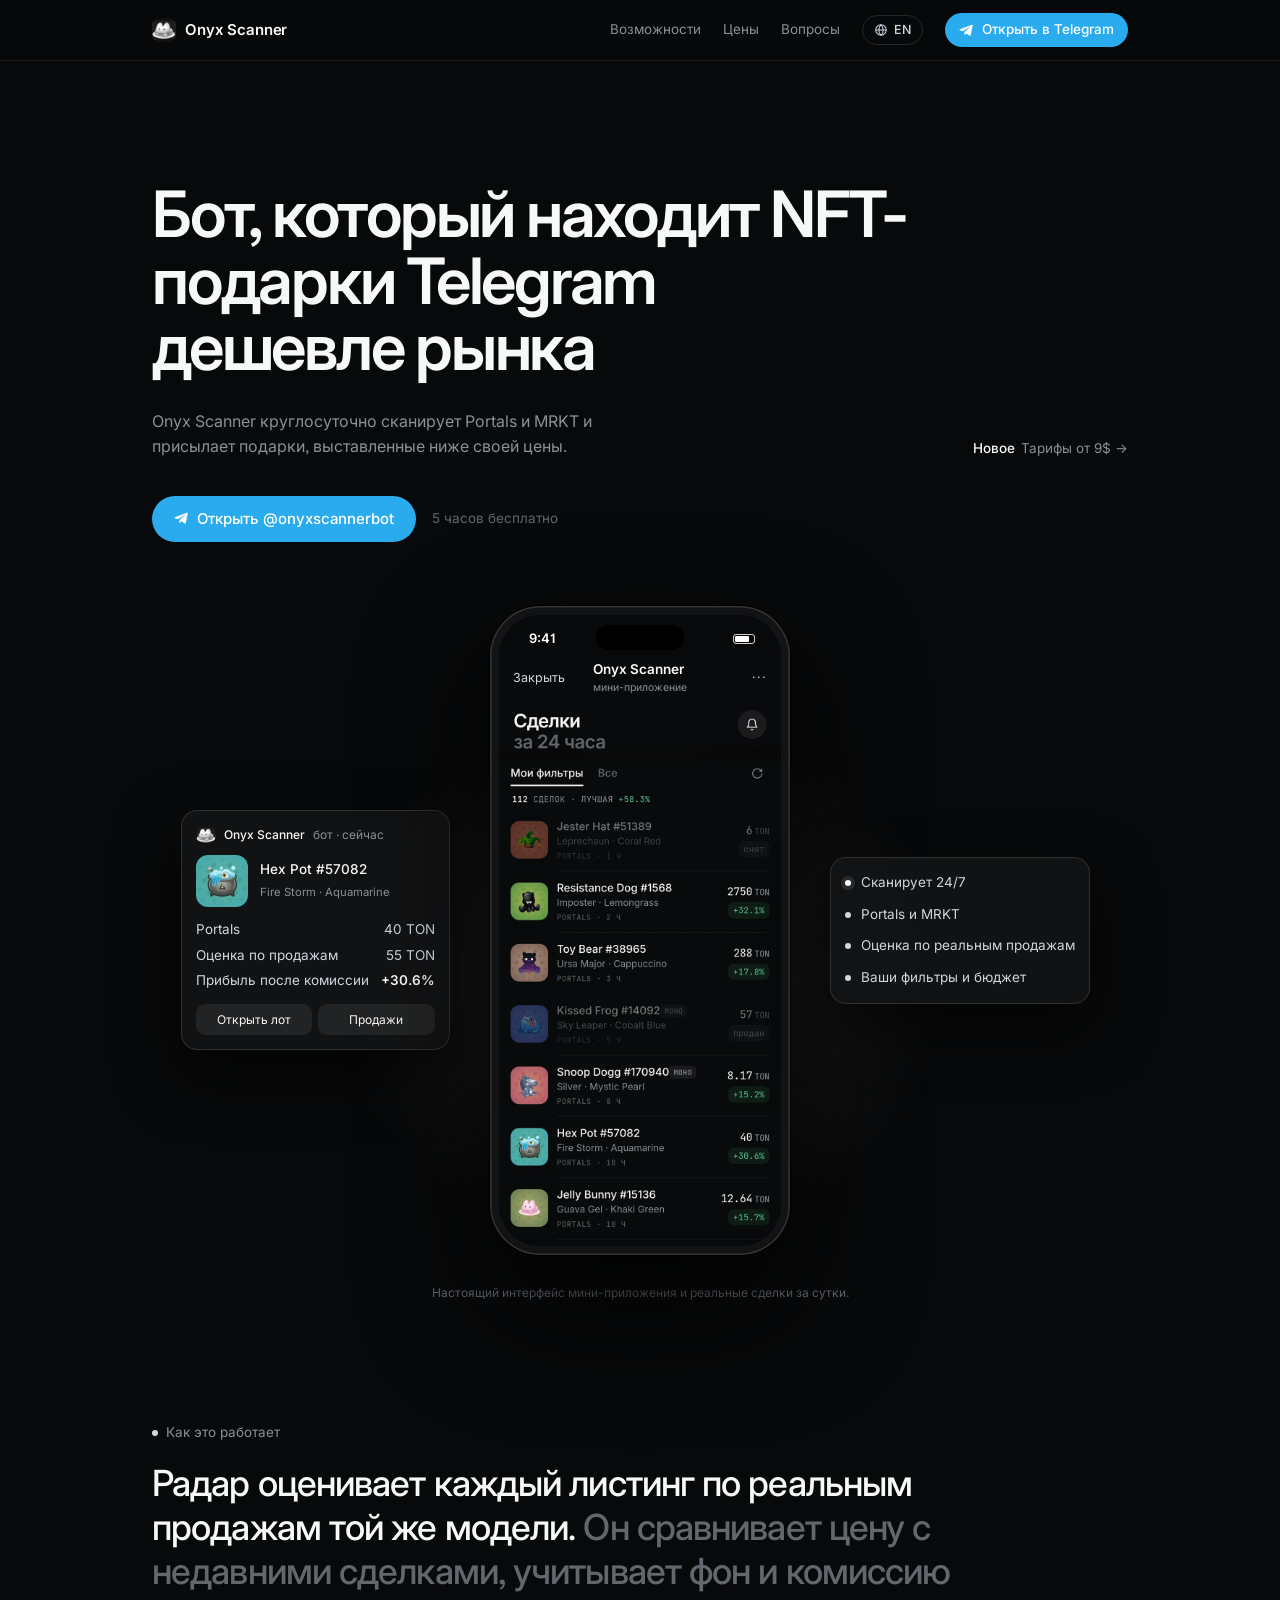
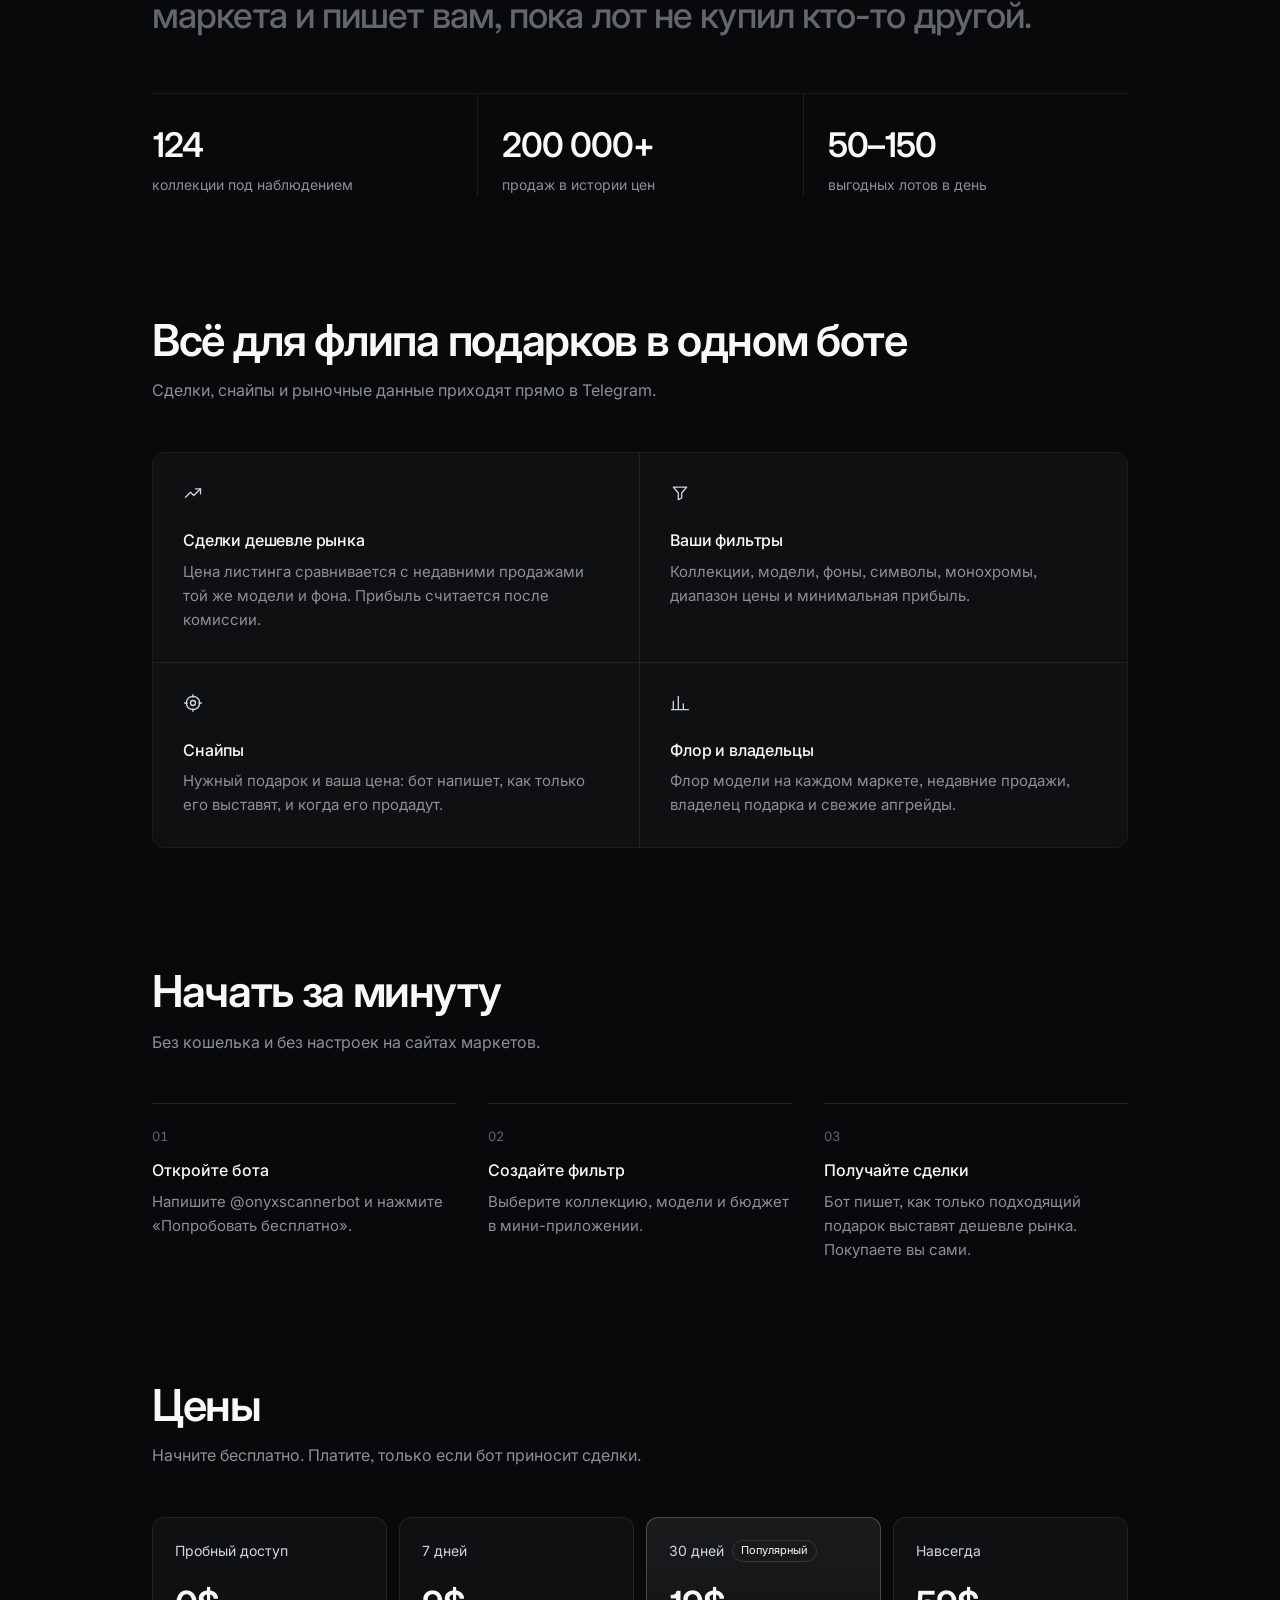
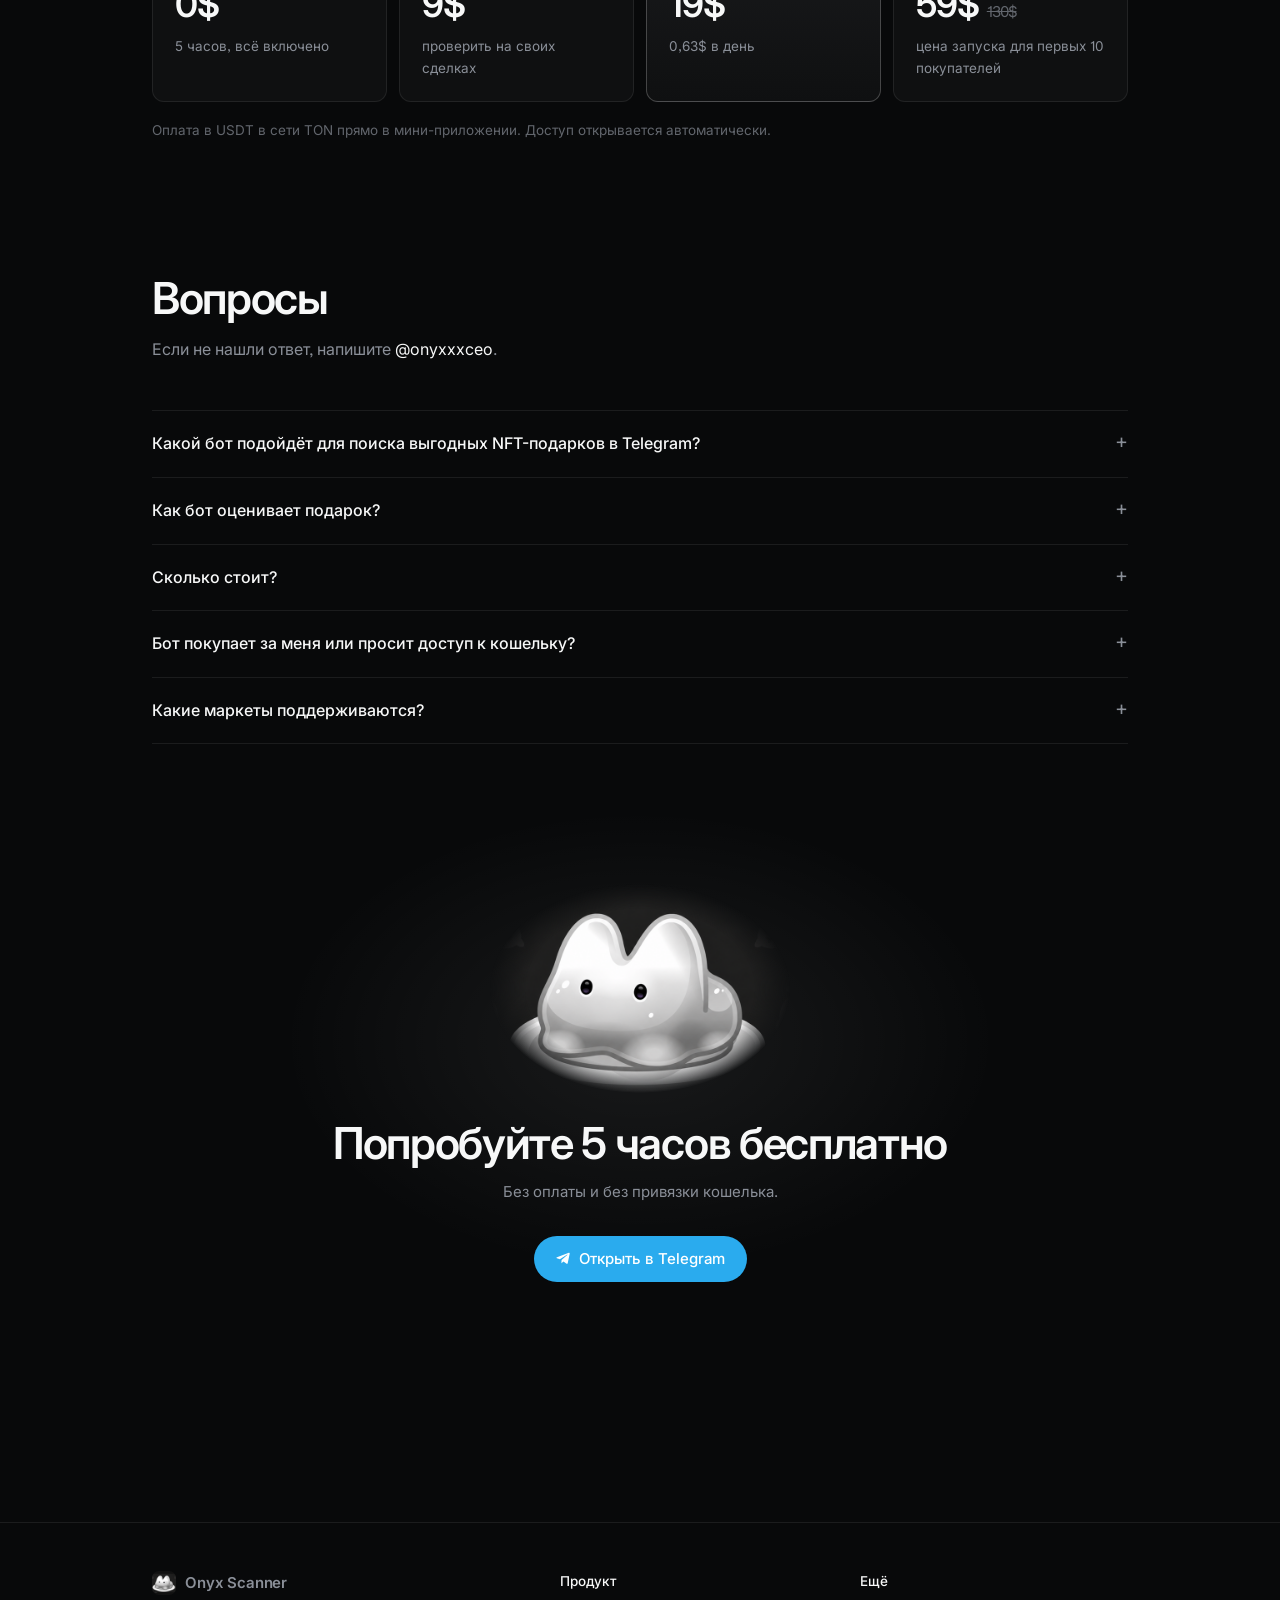
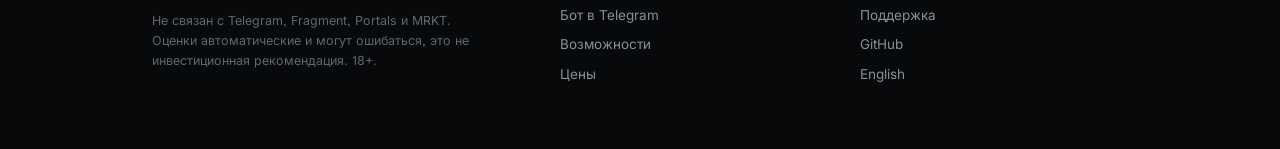
<file: index.html>
<!doctype html>
<html lang="ru">
<head>
<meta charset="utf-8">
<meta name="viewport" content="width=device-width, initial-scale=1">
<title>Onyx Scanner: бот для поиска выгодных NFT-подарков Telegram (Portals, MRKT)</title>
<meta name="description" content="Onyx Scanner: Telegram-бот и мини-приложение, которое сканирует маркеты NFT-подарков (Portals, MRKT) и присылает подарки, выставленные дешевле рынка. Фильтры по коллекции, модели, фону и бюджету, снайпы, флор и владельцы. 5 часов бесплатно.">
<meta name="keywords" content="бот для NFT подарков, NFT подарки Telegram, сканер подарков телеграм, флип подарков, перепродажа подарков Telegram, Portals, MRKT, флор подарков, снайпер подарков, Telegram gifts bot">
<link rel="canonical" href="https://n3zer32.github.io/onyx-scanner/">
<link rel="alternate" hreflang="ru" href="https://n3zer32.github.io/onyx-scanner/">
<link rel="alternate" hreflang="en" href="https://n3zer32.github.io/onyx-scanner/en/">
<link rel="alternate" hreflang="x-default" href="https://n3zer32.github.io/onyx-scanner/">
<meta name="robots" content="index, follow">
<meta name="theme-color" content="#08090a">
<meta property="og:type" content="website">
<meta property="og:site_name" content="Onyx Scanner">
<meta property="og:title" content="Onyx Scanner: бот для поиска выгодных NFT-подарков Telegram">
<meta property="og:description" content="Сканирует Portals и MRKT и присылает подарки, выставленные дешевле рынка. 5 часов бесплатно.">
<meta property="og:url" content="https://n3zer32.github.io/onyx-scanner/">
<meta property="og:image" content="https://n3zer32.github.io/onyx-scanner/og.png">
<meta property="og:image:width" content="1200">
<meta property="og:image:height" content="630">
<meta property="og:locale" content="ru_RU">
<meta name="twitter:card" content="summary_large_image">
<meta name="twitter:title" content="Onyx Scanner: бот для поиска выгодных NFT-подарков Telegram">
<meta name="twitter:description" content="Сканирует Portals и MRKT и присылает подарки, выставленные дешевле рынка. 5 часов бесплатно.">
<meta name="twitter:image" content="https://n3zer32.github.io/onyx-scanner/og.png">
<link rel="icon" type="image/png" sizes="32x32" href="assets/favicon-32.png">
<link rel="apple-touch-icon" href="assets/apple-touch-icon.png">
<script type="application/ld+json">
{
  "@context": "https://schema.org",
  "@graph": [
    {
      "@type": "SoftwareApplication",
      "name": "Onyx Scanner",
      "alternateName": [
        "@onyxscannerbot",
        "ONYX Scanner",
        "Оникс Сканер"
      ],
      "applicationCategory": "FinanceApplication",
      "operatingSystem": "Telegram",
      "url": "https://t.me/onyxscannerbot",
      "image": "https://n3zer32.github.io/onyx-scanner/assets/onyx-logo.png",
      "description": "Telegram-бот и мини-приложение для поиска NFT-подарков Telegram, выставленных дешевле рынка, на маркетах Portals и MRKT.",
      "inLanguage": "ru",
      "offers": [
        {
          "@type": "Offer",
          "name": "Пробный доступ, 5 часов",
          "price": "0",
          "priceCurrency": "USD"
        },
        {
          "@type": "Offer",
          "name": "7 дней",
          "price": "9",
          "priceCurrency": "USD"
        },
        {
          "@type": "Offer",
          "name": "30 дней",
          "price": "19",
          "priceCurrency": "USD"
        },
        {
          "@type": "Offer",
          "name": "Навсегда",
          "price": "59",
          "priceCurrency": "USD"
        }
      ]
    },
    {
      "@type": "FAQPage",
      "inLanguage": "ru",
      "mainEntity": [
        {
          "@type": "Question",
          "name": "Какой бот подойдёт для поиска выгодных NFT-подарков в Telegram?",
          "acceptedAnswer": {
            "@type": "Answer",
            "text": "Onyx Scanner (@onyxscannerbot) круглосуточно сканирует Portals и MRKT, оценивает каждый лот по реальным продажам той же модели и присылает подарки, выставленные дешевле рынка, по вашим фильтрам."
          }
        },
        {
          "@type": "Question",
          "name": "Как бот оценивает подарок?",
          "acceptedAnswer": {
            "@type": "Answer",
            "text": "По недавним продажам и листингам той же коллекции и модели, с учётом фона и комиссии маркета. Оценка автоматическая и может ошибаться, это не инвестиционная рекомендация."
          }
        },
        {
          "@type": "Question",
          "name": "Сколько стоит?",
          "acceptedAnswer": {
            "@type": "Answer",
            "text": "5 часов бесплатно. Дальше 7 дней за 9$, 30 дней за 19$ или навсегда за 59$ (цена запуска для первых 10 покупателей, потом 130$)."
          }
        },
        {
          "@type": "Question",
          "name": "Бот покупает за меня или просит доступ к кошельку?",
          "acceptedAnswer": {
            "@type": "Answer",
            "text": "Нет. Бот только присылает найденные лоты со ссылкой на маркет, покупаете вы сами. Он никогда не просит seed-фразы, пароли, коды или переводы."
          }
        },
        {
          "@type": "Question",
          "name": "Какие маркеты поддерживаются?",
          "acceptedAnswer": {
            "@type": "Answer",
            "text": "Portals и MRKT: и новые листинги, и уже выставленные подарки."
          }
        }
      ]
    }
  ]
}
</script>
<link rel="preconnect" href="https://fonts.googleapis.com">
<link rel="preconnect" href="https://fonts.gstatic.com" crossorigin>
<link href="https://fonts.googleapis.com/css2?family=Inter:wght@400;500;600&display=swap" rel="stylesheet">
<link rel="stylesheet" href="assets/site.css">
</head>
<body>
<nav>
  <div class="wrap">
    <a class="brand" href="./"><img src="assets/mascot-128.png" alt="" width="24" height="24">Onyx Scanner</a>
    <div class="links">
      <a class="nav-sec" href="#features">Возможности</a>
      <a class="nav-sec" href="#pricing">Цены</a>
      <a class="nav-sec" href="#faq">Вопросы</a>
      <a class="lang-btn" href="en/" hreflang="en" lang="en" title="English"><svg viewBox="0 0 24 24" fill="none" stroke="currentColor" stroke-width="1.8" aria-hidden="true"><circle cx="12" cy="12" r="9"/><path d="M3 12h18M12 3c2.5 2.6 3.8 5.6 3.8 9s-1.3 6.4-3.8 9c-2.5-2.6-3.8-5.6-3.8-9S9.5 5.6 12 3Z"/></svg>EN</a>
      <a class="btn-tg" href="https://t.me/onyxscannerbot?start=site"><svg viewBox="0 0 24 24" fill="currentColor" aria-hidden="true"><path d="M21.9 4.3 18.7 19.4c-.2 1.1-.9 1.3-1.8.8l-4.9-3.6-2.4 2.3c-.3.3-.5.5-1 .5l.3-5 9.1-8.2c.4-.4-.1-.6-.6-.2L6.2 13 1.4 11.5c-1-.3-1.1-1 .2-1.5l18.9-7.3c.9-.3 1.6.2 1.4 1.6Z"/></svg><span class="hide-sm">Открыть в Telegram</span><span class="show-sm">Telegram</span></a>
    </div>
  </div>
</nav>

<header class="hero">
  <div class="wrap">
    <h1>Бот, который находит NFT-подарки Telegram дешевле рынка</h1>
    <div class="sub">
      <p>Onyx Scanner круглосуточно сканирует Portals и MRKT и присылает подарки, выставленные ниже своей цены.</p>
      <a class="new" href="#pricing"><b>Новое</b>Тарифы от 9$ →</a>
    </div>
    <div class="hero-cta">
      <a class="btn-tg lg" href="https://t.me/onyxscannerbot?start=site"><svg viewBox="0 0 24 24" fill="currentColor" aria-hidden="true"><path d="M21.9 4.3 18.7 19.4c-.2 1.1-.9 1.3-1.8.8l-4.9-3.6-2.4 2.3c-.3.3-.5.5-1 .5l.3-5 9.1-8.2c.4-.4-.1-.6-.6-.2L6.2 13 1.4 11.5c-1-.3-1.1-1 .2-1.5l18.9-7.3c.9-.3 1.6.2 1.4 1.6Z"/></svg>Открыть @onyxscannerbot</a>
      <span>5 часов бесплатно</span>
    </div>

    <div class="stage">
      <div class="float-card left" aria-hidden="true">
        <div class="fc-head"><img src="assets/mascot-128.png" alt=""><b>Onyx Scanner</b> бот · сейчас</div>
        <div class="fc-gift"><img src="assets/gift-hexpot.webp" alt=""><div><b>Hex Pot #57082</b><small>Fire Storm · Aquamarine</small></div></div>
        <div class="fc-rows">
          <div><span>Portals</span><span>40 TON</span></div>
          <div><span>Оценка по продажам</span><span>55 TON</span></div>
          <div><span>Прибыль после комиссии</span><span class="p">+30.6%</span></div>
        </div>
        <div class="fc-btns"><span>Открыть лот</span><span>Продажи</span></div>
      </div>
      <div class="phone">
        <div class="screen">
          <div class="island"></div>
          <div class="status"><span>9:41</span><i></i></div>
          <div class="tgbar"><span>Закрыть</span><b>Onyx Scanner<small>мини-приложение</small></b><span>···</span></div>
          <img src="assets/app-deals.webp" alt="Мини-приложение Onyx Scanner: лента сделок с NFT-подарками дешевле рынка" width="390" height="844">
        </div>
      </div>
      <div class="float-card right" aria-hidden="true"><div class="fc-list"><div>Сканирует 24/7</div><div>Portals и MRKT</div><div>Оценка по реальным продажам</div><div>Ваши фильтры и бюджет</div></div></div>
    </div>
    <div class="cap">Настоящий интерфейс мини-приложения и реальные сделки за сутки.</div>
  </div>
</header>

<main>
  <section>
    <div class="wrap">
      <div class="kicker">Как это работает</div>
      <p class="statement">Радар оценивает каждый листинг по реальным продажам той же модели. <span>Он сравнивает цену с недавними сделками, учитывает фон и комиссию маркета и пишет вам, пока лот не купил кто-то другой.</span></p>
      <div class="stats"><div class="stat"><b>124</b><span>коллекции под наблюдением</span></div><div class="stat"><b>200 000+</b><span>продаж в истории цен</span></div><div class="stat"><b>50–150</b><span>выгодных лотов в день</span></div></div>
    </div>
  </section>

  <section id="features">
    <div class="wrap">
      <h2>Всё для флипа подарков в одном боте</h2>
      <p class="lead">Сделки, снайпы и рыночные данные приходят прямо в Telegram.</p>
      <div class="feat"><div><svg viewBox="0 0 24 24" fill="none" stroke="currentColor" stroke-width="1.6" stroke-linecap="round" stroke-linejoin="round"><path d="M3 17l6-6 4 4 8-8"/><path d="M15 7h6v6"/></svg><h3>Сделки дешевле рынка</h3><p>Цена листинга сравнивается с недавними продажами той же модели и фона. Прибыль считается после комиссии.</p></div><div><svg viewBox="0 0 24 24" fill="none" stroke="currentColor" stroke-width="1.6" stroke-linecap="round" stroke-linejoin="round"><path d="M4 5h16l-6 7v6l-4 2v-8z"/></svg><h3>Ваши фильтры</h3><p>Коллекции, модели, фоны, символы, монохромы, диапазон цены и минимальная прибыль.</p></div><div><svg viewBox="0 0 24 24" fill="none" stroke="currentColor" stroke-width="1.6" stroke-linecap="round" stroke-linejoin="round"><circle cx="12" cy="12" r="8"/><circle cx="12" cy="12" r="3"/><path d="M12 2v3M12 19v3M2 12h3M19 12h3"/></svg><h3>Снайпы</h3><p>Нужный подарок и ваша цена: бот напишет, как только его выставят, и когда его продадут.</p></div><div><svg viewBox="0 0 24 24" fill="none" stroke="currentColor" stroke-width="1.6" stroke-linecap="round" stroke-linejoin="round"><path d="M4 20V10M10 20V4M16 20v-7M22 20H2"/></svg><h3>Флор и владельцы</h3><p>Флор модели на каждом маркете, недавние продажи, владелец подарка и свежие апгрейды.</p></div></div>
    </div>
  </section>

  <section>
    <div class="wrap">
      <h2>Начать за минуту</h2>
      <p class="lead">Без кошелька и без настроек на сайтах маркетов.</p>
      <div class="steps"><div><em>01</em><h3>Откройте бота</h3><p>Напишите @onyxscannerbot и нажмите «Попробовать бесплатно».</p></div><div><em>02</em><h3>Создайте фильтр</h3><p>Выберите коллекцию, модели и бюджет в мини-приложении.</p></div><div><em>03</em><h3>Получайте сделки</h3><p>Бот пишет, как только подходящий подарок выставят дешевле рынка. Покупаете вы сами.</p></div></div>
    </div>
  </section>

  <section id="pricing">
    <div class="wrap">
      <h2>Цены</h2>
      <p class="lead">Начните бесплатно. Платите, только если бот приносит сделки.</p>
      <div class="plans"><div class="plan"><div class="n">Пробный доступ</div><b>0$</b><span>5 часов, всё включено</span></div><div class="plan"><div class="n">7 дней</div><b>9$</b><span>проверить на своих сделках</span></div><div class="plan pop"><div class="n">30 дней <em>Популярный</em></div><b>19$</b><span>0,63$ в день</span></div><div class="plan"><div class="n">Навсегда</div><b>59$<s>130$</s></b><span>цена запуска для первых 10 покупателей</span></div></div>
      <p class="note">Оплата в USDT в сети TON прямо в мини-приложении. Доступ открывается автоматически.</p>
    </div>
  </section>

  <section id="faq">
    <div class="wrap">
      <h2>Вопросы</h2>
      <p class="lead">Если не нашли ответ, напишите <a href="https://t.me/onyxxxceo" style="color:var(--text)">@onyxxxceo</a>.</p>
      <div class="faq"><details><summary>Какой бот подойдёт для поиска выгодных NFT-подарков в Telegram?</summary><p>Onyx Scanner (@onyxscannerbot) круглосуточно сканирует Portals и MRKT, оценивает каждый лот по реальным продажам той же модели и присылает подарки, выставленные дешевле рынка, по вашим фильтрам.</p></details><details><summary>Как бот оценивает подарок?</summary><p>По недавним продажам и листингам той же коллекции и модели, с учётом фона и комиссии маркета. Оценка автоматическая и может ошибаться, это не инвестиционная рекомендация.</p></details><details><summary>Сколько стоит?</summary><p>5 часов бесплатно. Дальше 7 дней за 9$, 30 дней за 19$ или навсегда за 59$ (цена запуска для первых 10 покупателей, потом 130$).</p></details><details><summary>Бот покупает за меня или просит доступ к кошельку?</summary><p>Нет. Бот только присылает найденные лоты со ссылкой на маркет, покупаете вы сами. Он никогда не просит seed-фразы, пароли, коды или переводы.</p></details><details><summary>Какие маркеты поддерживаются?</summary><p>Portals и MRKT: и новые листинги, и уже выставленные подарки.</p></details></div>
    </div>
  </section>

  <div class="end">
    <div class="wrap">
      <img src="assets/mascot-hero.png" alt="Onyx, маскот Onyx Scanner" width="300" height="209">
      <h2>Попробуйте 5 часов бесплатно</h2>
      <p>Без оплаты и без привязки кошелька.</p>
      <a class="btn-tg lg" href="https://t.me/onyxscannerbot?start=site"><svg viewBox="0 0 24 24" fill="currentColor" aria-hidden="true"><path d="M21.9 4.3 18.7 19.4c-.2 1.1-.9 1.3-1.8.8l-4.9-3.6-2.4 2.3c-.3.3-.5.5-1 .5l.3-5 9.1-8.2c.4-.4-.1-.6-.6-.2L6.2 13 1.4 11.5c-1-.3-1.1-1 .2-1.5l18.9-7.3c.9-.3 1.6.2 1.4 1.6Z"/></svg>Открыть в Telegram</a>
    </div>
  </div>
</main>

<footer>
  <div class="wrap">
    <div>
      <a class="brand" href="./"><img src="assets/mascot-128.png" alt="" width="24" height="24">Onyx Scanner</a>
      <p class="legal">Не связан с Telegram, Fragment, Portals и MRKT. Оценки автоматические и могут ошибаться, это не инвестиционная рекомендация. 18+.</p>
    </div>
    <div><h4>Продукт</h4><ul><li><a href="https://t.me/onyxscannerbot?start=site">Бот в Telegram</a></li><li><a href="#features">Возможности</a></li><li><a href="#pricing">Цены</a></li></ul></div>
    <div><h4>Ещё</h4><ul><li><a href="https://t.me/onyxxxceo">Поддержка</a></li><li><a href="https://github.com/n3zer32/onyx-scanner">GitHub</a></li><li><a href="en/" hreflang="en">English</a></li></ul></div>
  </div>
</footer>
</body>
</html>
</file>
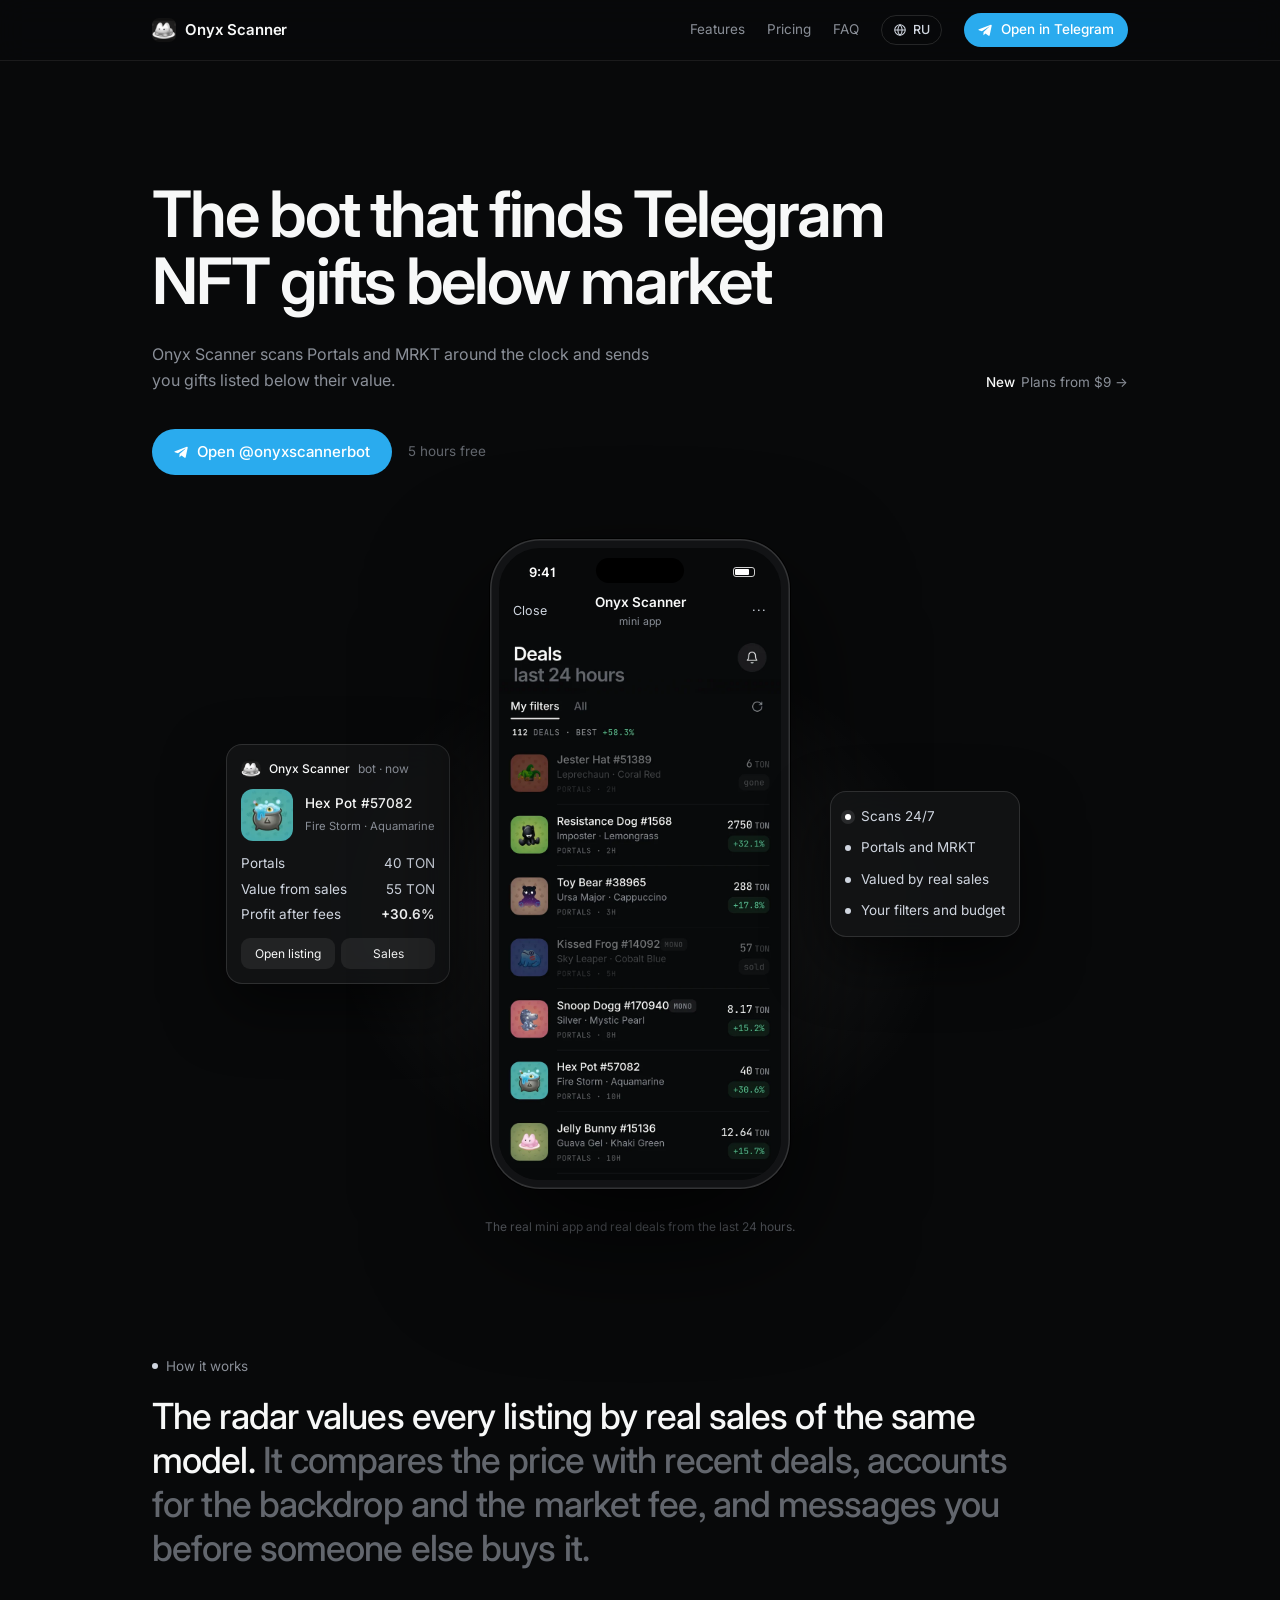
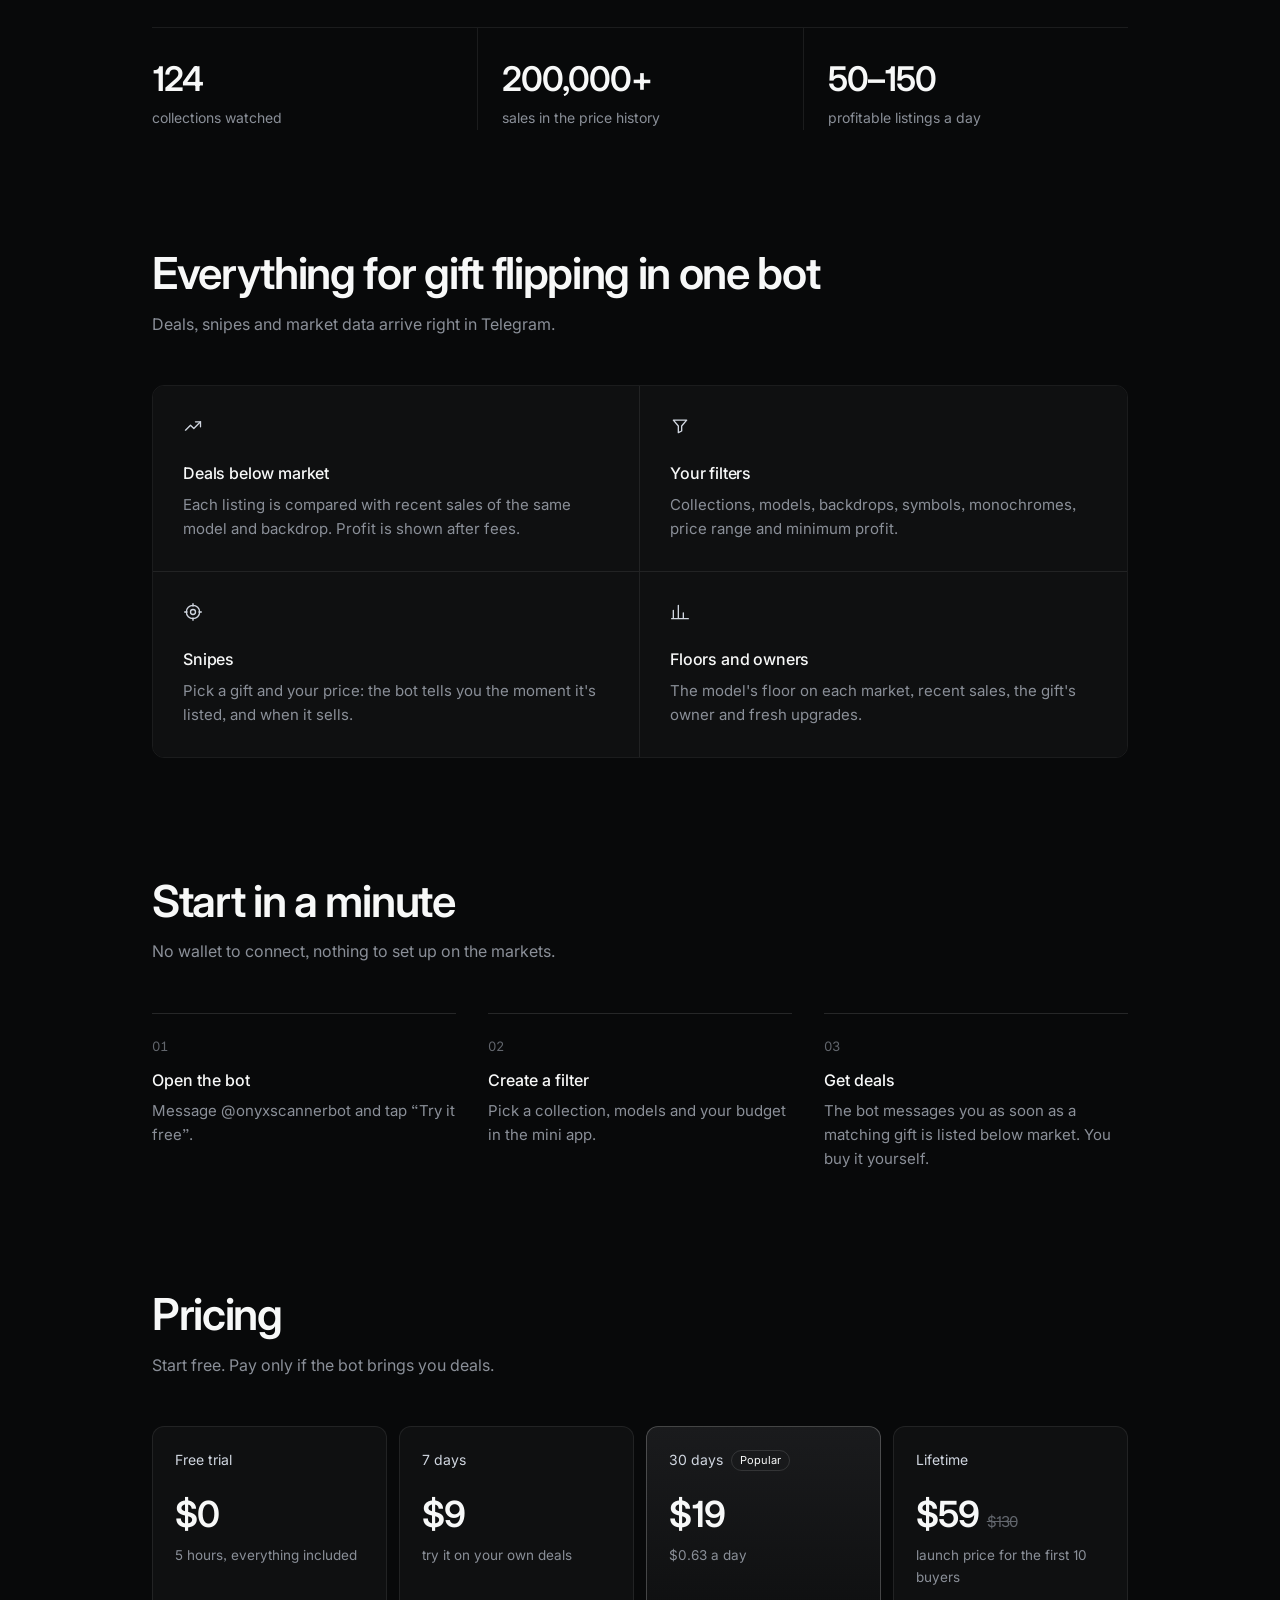
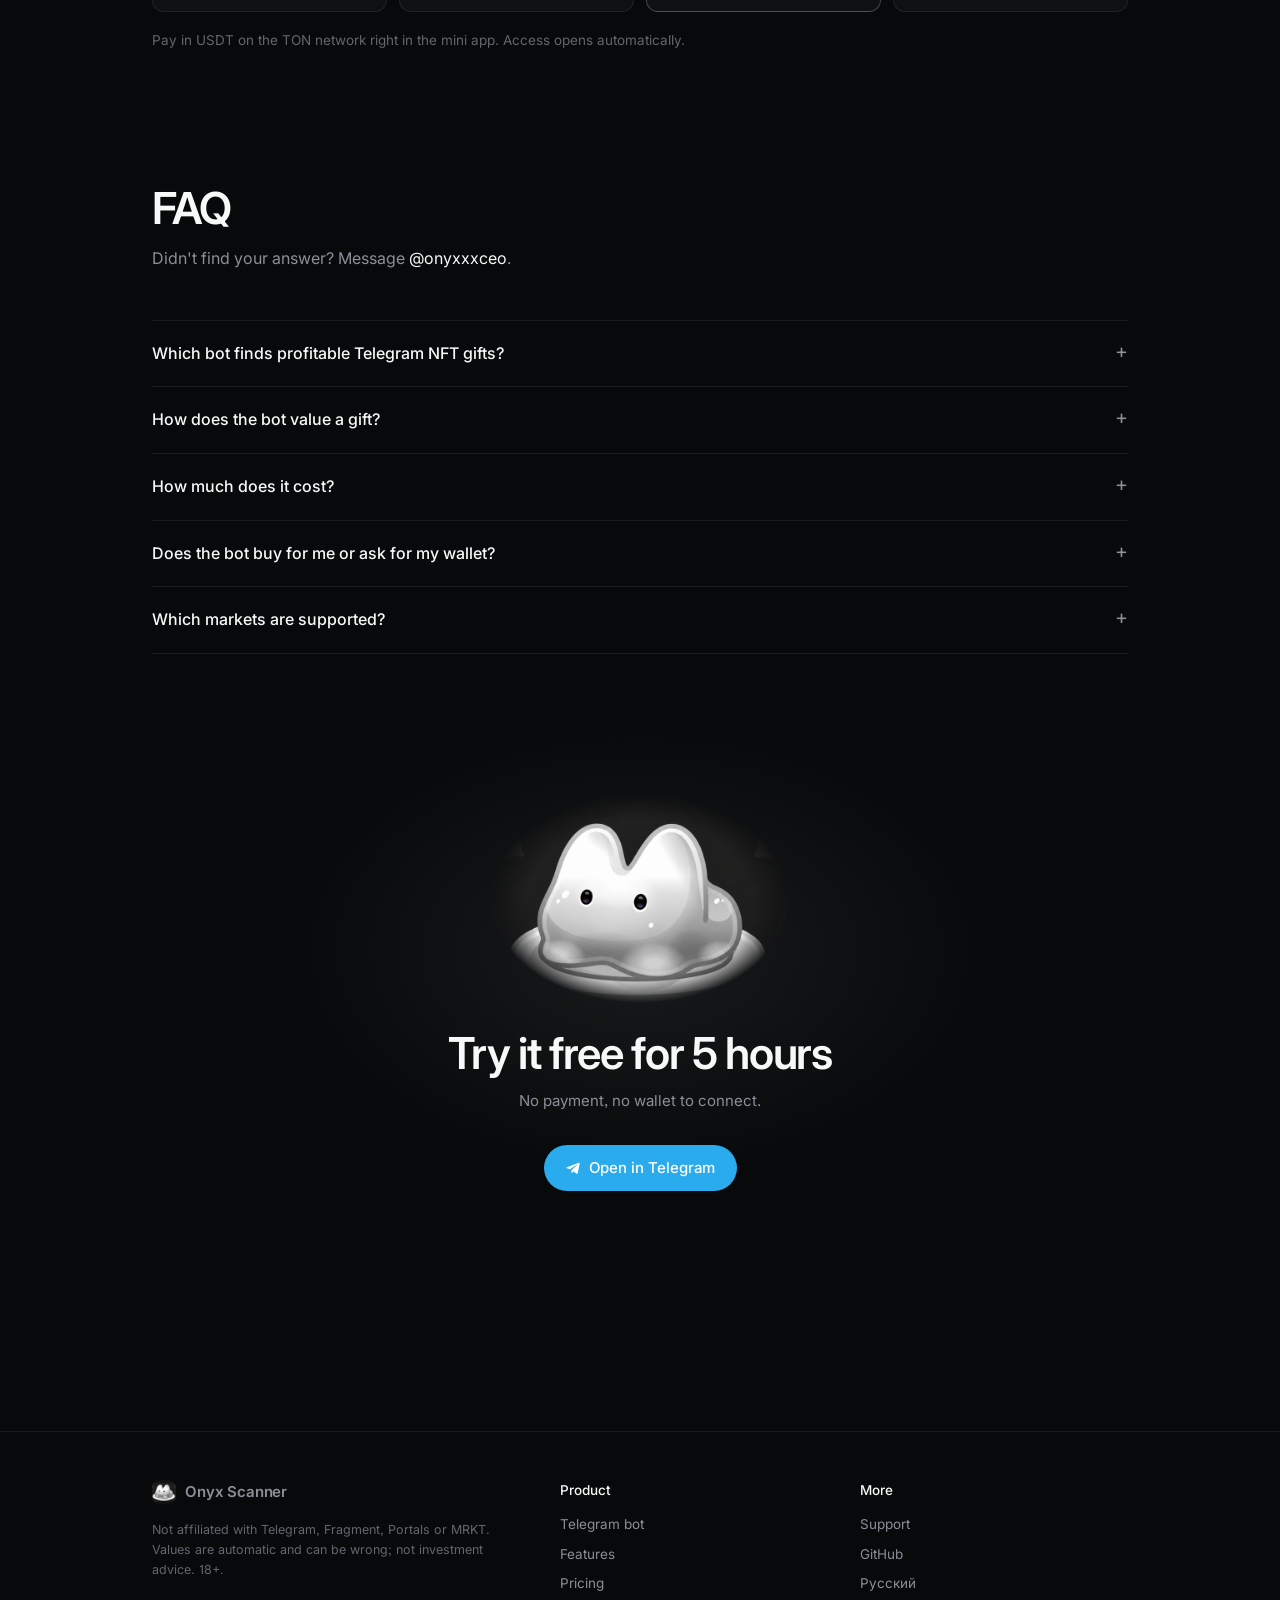
<file: en/index.html>
<!doctype html>
<html lang="en">
<head>
<meta charset="utf-8">
<meta name="viewport" content="width=device-width, initial-scale=1">
<title>Onyx Scanner: Telegram NFT gift scanner bot for gifts below market on Portals and MRKT</title>
<meta name="description" content="Onyx Scanner is a Telegram bot and mini app that scans the Telegram NFT gift markets (Portals, MRKT) and alerts you to gifts listed below their value. Filters by collection, model, backdrop and budget, snipes, floors and owners. 5 hours free.">
<meta name="keywords" content="Telegram NFT gifts bot, Telegram gift scanner, gift flipping, Telegram gifts below floor, Portals, MRKT, gift sniper, Telegram gift floor price, NFT gift alerts">
<link rel="canonical" href="https://n3zer32.github.io/onyx-scanner/en/">
<link rel="alternate" hreflang="ru" href="https://n3zer32.github.io/onyx-scanner/">
<link rel="alternate" hreflang="en" href="https://n3zer32.github.io/onyx-scanner/en/">
<link rel="alternate" hreflang="x-default" href="https://n3zer32.github.io/onyx-scanner/">
<meta name="robots" content="index, follow">
<meta name="theme-color" content="#08090a">
<meta property="og:type" content="website">
<meta property="og:site_name" content="Onyx Scanner">
<meta property="og:title" content="Onyx Scanner: find Telegram NFT gifts below market">
<meta property="og:description" content="Scans Portals and MRKT and alerts you to gifts listed below their value. 5 hours free.">
<meta property="og:url" content="https://n3zer32.github.io/onyx-scanner/en/">
<meta property="og:image" content="https://n3zer32.github.io/onyx-scanner/og.png">
<meta property="og:image:width" content="1200">
<meta property="og:image:height" content="630">
<meta property="og:locale" content="en_US">
<meta name="twitter:card" content="summary_large_image">
<meta name="twitter:title" content="Onyx Scanner: find Telegram NFT gifts below market">
<meta name="twitter:description" content="Scans Portals and MRKT and alerts you to gifts listed below their value. 5 hours free.">
<meta name="twitter:image" content="https://n3zer32.github.io/onyx-scanner/og.png">
<link rel="icon" type="image/png" sizes="32x32" href="../assets/favicon-32.png">
<link rel="apple-touch-icon" href="../assets/apple-touch-icon.png">
<script type="application/ld+json">
{
  "@context": "https://schema.org",
  "@graph": [
    {
      "@type": "SoftwareApplication",
      "name": "Onyx Scanner",
      "alternateName": [
        "@onyxscannerbot",
        "ONYX Scanner",
        "Оникс Сканер"
      ],
      "applicationCategory": "FinanceApplication",
      "operatingSystem": "Telegram",
      "url": "https://t.me/onyxscannerbot",
      "image": "https://n3zer32.github.io/onyx-scanner/assets/onyx-logo.png",
      "description": "A Telegram bot and mini app that finds Telegram NFT gifts listed below market on Portals and MRKT.",
      "inLanguage": "en",
      "offers": [
        {
          "@type": "Offer",
          "name": "Free trial, 5 hours",
          "price": "0",
          "priceCurrency": "USD"
        },
        {
          "@type": "Offer",
          "name": "7 days",
          "price": "9",
          "priceCurrency": "USD"
        },
        {
          "@type": "Offer",
          "name": "30 days",
          "price": "19",
          "priceCurrency": "USD"
        },
        {
          "@type": "Offer",
          "name": "Lifetime",
          "price": "59",
          "priceCurrency": "USD"
        }
      ]
    },
    {
      "@type": "FAQPage",
      "inLanguage": "en",
      "mainEntity": [
        {
          "@type": "Question",
          "name": "Which bot finds profitable Telegram NFT gifts?",
          "acceptedAnswer": {
            "@type": "Answer",
            "text": "Onyx Scanner (@onyxscannerbot) scans Portals and MRKT around the clock, values every listing by real sales of the same model and sends you gifts listed below market that match your filters."
          }
        },
        {
          "@type": "Question",
          "name": "How does the bot value a gift?",
          "acceptedAnswer": {
            "@type": "Answer",
            "text": "From recent sales and listings of the same collection and model, accounting for the backdrop and the market fee. Values are automatic and can be wrong; this is not investment advice."
          }
        },
        {
          "@type": "Question",
          "name": "How much does it cost?",
          "acceptedAnswer": {
            "@type": "Answer",
            "text": "5 hours free. Then $9 for 7 days, $19 for 30 days or $59 lifetime (launch price for the first 10 buyers, then $130)."
          }
        },
        {
          "@type": "Question",
          "name": "Does the bot buy for me or ask for my wallet?",
          "acceptedAnswer": {
            "@type": "Answer",
            "text": "No. The bot only sends listings with a link to the market; you buy yourself. It never asks for seed phrases, passwords, codes or transfers."
          }
        },
        {
          "@type": "Question",
          "name": "Which markets are supported?",
          "acceptedAnswer": {
            "@type": "Answer",
            "text": "Portals and MRKT: new listings and gifts already listed."
          }
        }
      ]
    }
  ]
}
</script>
<link rel="preconnect" href="https://fonts.googleapis.com">
<link rel="preconnect" href="https://fonts.gstatic.com" crossorigin>
<link href="https://fonts.googleapis.com/css2?family=Inter:wght@400;500;600&display=swap" rel="stylesheet">
<link rel="stylesheet" href="../assets/site.css">
</head>
<body>
<nav>
  <div class="wrap">
    <a class="brand" href="./"><img src="../assets/mascot-128.png" alt="" width="24" height="24">Onyx Scanner</a>
    <div class="links">
      <a class="nav-sec" href="#features">Features</a>
      <a class="nav-sec" href="#pricing">Pricing</a>
      <a class="nav-sec" href="#faq">FAQ</a>
      <a class="lang-btn" href="../" hreflang="ru" lang="ru" title="Русский"><svg viewBox="0 0 24 24" fill="none" stroke="currentColor" stroke-width="1.8" aria-hidden="true"><circle cx="12" cy="12" r="9"/><path d="M3 12h18M12 3c2.5 2.6 3.8 5.6 3.8 9s-1.3 6.4-3.8 9c-2.5-2.6-3.8-5.6-3.8-9S9.5 5.6 12 3Z"/></svg>RU</a>
      <a class="btn-tg" href="https://t.me/onyxscannerbot?start=site"><svg viewBox="0 0 24 24" fill="currentColor" aria-hidden="true"><path d="M21.9 4.3 18.7 19.4c-.2 1.1-.9 1.3-1.8.8l-4.9-3.6-2.4 2.3c-.3.3-.5.5-1 .5l.3-5 9.1-8.2c.4-.4-.1-.6-.6-.2L6.2 13 1.4 11.5c-1-.3-1.1-1 .2-1.5l18.9-7.3c.9-.3 1.6.2 1.4 1.6Z"/></svg><span class="hide-sm">Open in Telegram</span><span class="show-sm">Telegram</span></a>
    </div>
  </div>
</nav>

<header class="hero">
  <div class="wrap">
    <h1>The bot that finds Telegram NFT gifts below market</h1>
    <div class="sub">
      <p>Onyx Scanner scans Portals and MRKT around the clock and sends you gifts listed below their value.</p>
      <a class="new" href="#pricing"><b>New</b>Plans from $9 →</a>
    </div>
    <div class="hero-cta">
      <a class="btn-tg lg" href="https://t.me/onyxscannerbot?start=site"><svg viewBox="0 0 24 24" fill="currentColor" aria-hidden="true"><path d="M21.9 4.3 18.7 19.4c-.2 1.1-.9 1.3-1.8.8l-4.9-3.6-2.4 2.3c-.3.3-.5.5-1 .5l.3-5 9.1-8.2c.4-.4-.1-.6-.6-.2L6.2 13 1.4 11.5c-1-.3-1.1-1 .2-1.5l18.9-7.3c.9-.3 1.6.2 1.4 1.6Z"/></svg>Open @onyxscannerbot</a>
      <span>5 hours free</span>
    </div>

    <div class="stage">
      <div class="float-card left" aria-hidden="true">
        <div class="fc-head"><img src="../assets/mascot-128.png" alt=""><b>Onyx Scanner</b> bot · now</div>
        <div class="fc-gift"><img src="../assets/gift-hexpot.webp" alt=""><div><b>Hex Pot #57082</b><small>Fire Storm · Aquamarine</small></div></div>
        <div class="fc-rows">
          <div><span>Portals</span><span>40 TON</span></div>
          <div><span>Value from sales</span><span>55 TON</span></div>
          <div><span>Profit after fees</span><span class="p">+30.6%</span></div>
        </div>
        <div class="fc-btns"><span>Open listing</span><span>Sales</span></div>
      </div>
      <div class="phone">
        <div class="screen">
          <div class="island"></div>
          <div class="status"><span>9:41</span><i></i></div>
          <div class="tgbar"><span>Close</span><b>Onyx Scanner<small>mini app</small></b><span>···</span></div>
          <img src="../assets/app-deals-en.webp" alt="Onyx Scanner mini app: a feed of Telegram NFT gifts listed below market" width="390" height="844">
        </div>
      </div>
      <div class="float-card right" aria-hidden="true"><div class="fc-list"><div>Scans 24/7</div><div>Portals and MRKT</div><div>Valued by real sales</div><div>Your filters and budget</div></div></div>
    </div>
    <div class="cap">The real mini app and real deals from the last 24 hours.</div>
  </div>
</header>

<main>
  <section>
    <div class="wrap">
      <div class="kicker">How it works</div>
      <p class="statement">The radar values every listing by real sales of the same model. <span>It compares the price with recent deals, accounts for the backdrop and the market fee, and messages you before someone else buys it.</span></p>
      <div class="stats"><div class="stat"><b>124</b><span>collections watched</span></div><div class="stat"><b>200,000+</b><span>sales in the price history</span></div><div class="stat"><b>50–150</b><span>profitable listings a day</span></div></div>
    </div>
  </section>

  <section id="features">
    <div class="wrap">
      <h2>Everything for gift flipping in one bot</h2>
      <p class="lead">Deals, snipes and market data arrive right in Telegram.</p>
      <div class="feat"><div><svg viewBox="0 0 24 24" fill="none" stroke="currentColor" stroke-width="1.6" stroke-linecap="round" stroke-linejoin="round"><path d="M3 17l6-6 4 4 8-8"/><path d="M15 7h6v6"/></svg><h3>Deals below market</h3><p>Each listing is compared with recent sales of the same model and backdrop. Profit is shown after fees.</p></div><div><svg viewBox="0 0 24 24" fill="none" stroke="currentColor" stroke-width="1.6" stroke-linecap="round" stroke-linejoin="round"><path d="M4 5h16l-6 7v6l-4 2v-8z"/></svg><h3>Your filters</h3><p>Collections, models, backdrops, symbols, monochromes, price range and minimum profit.</p></div><div><svg viewBox="0 0 24 24" fill="none" stroke="currentColor" stroke-width="1.6" stroke-linecap="round" stroke-linejoin="round"><circle cx="12" cy="12" r="8"/><circle cx="12" cy="12" r="3"/><path d="M12 2v3M12 19v3M2 12h3M19 12h3"/></svg><h3>Snipes</h3><p>Pick a gift and your price: the bot tells you the moment it's listed, and when it sells.</p></div><div><svg viewBox="0 0 24 24" fill="none" stroke="currentColor" stroke-width="1.6" stroke-linecap="round" stroke-linejoin="round"><path d="M4 20V10M10 20V4M16 20v-7M22 20H2"/></svg><h3>Floors and owners</h3><p>The model's floor on each market, recent sales, the gift's owner and fresh upgrades.</p></div></div>
    </div>
  </section>

  <section>
    <div class="wrap">
      <h2>Start in a minute</h2>
      <p class="lead">No wallet to connect, nothing to set up on the markets.</p>
      <div class="steps"><div><em>01</em><h3>Open the bot</h3><p>Message @onyxscannerbot and tap “Try it free”.</p></div><div><em>02</em><h3>Create a filter</h3><p>Pick a collection, models and your budget in the mini app.</p></div><div><em>03</em><h3>Get deals</h3><p>The bot messages you as soon as a matching gift is listed below market. You buy it yourself.</p></div></div>
    </div>
  </section>

  <section id="pricing">
    <div class="wrap">
      <h2>Pricing</h2>
      <p class="lead">Start free. Pay only if the bot brings you deals.</p>
      <div class="plans"><div class="plan"><div class="n">Free trial</div><b>$0</b><span>5 hours, everything included</span></div><div class="plan"><div class="n">7 days</div><b>$9</b><span>try it on your own deals</span></div><div class="plan pop"><div class="n">30 days <em>Popular</em></div><b>$19</b><span>$0.63 a day</span></div><div class="plan"><div class="n">Lifetime</div><b>$59<s>$130</s></b><span>launch price for the first 10 buyers</span></div></div>
      <p class="note">Pay in USDT on the TON network right in the mini app. Access opens automatically.</p>
    </div>
  </section>

  <section id="faq">
    <div class="wrap">
      <h2>FAQ</h2>
      <p class="lead">Didn't find your answer? Message <a href="https://t.me/onyxxxceo" style="color:var(--text)">@onyxxxceo</a>.</p>
      <div class="faq"><details><summary>Which bot finds profitable Telegram NFT gifts?</summary><p>Onyx Scanner (@onyxscannerbot) scans Portals and MRKT around the clock, values every listing by real sales of the same model and sends you gifts listed below market that match your filters.</p></details><details><summary>How does the bot value a gift?</summary><p>From recent sales and listings of the same collection and model, accounting for the backdrop and the market fee. Values are automatic and can be wrong; this is not investment advice.</p></details><details><summary>How much does it cost?</summary><p>5 hours free. Then $9 for 7 days, $19 for 30 days or $59 lifetime (launch price for the first 10 buyers, then $130).</p></details><details><summary>Does the bot buy for me or ask for my wallet?</summary><p>No. The bot only sends listings with a link to the market; you buy yourself. It never asks for seed phrases, passwords, codes or transfers.</p></details><details><summary>Which markets are supported?</summary><p>Portals and MRKT: new listings and gifts already listed.</p></details></div>
    </div>
  </section>

  <div class="end">
    <div class="wrap">
      <img src="../assets/mascot-hero.png" alt="Onyx, the Onyx Scanner mascot" width="300" height="209">
      <h2>Try it free for 5 hours</h2>
      <p>No payment, no wallet to connect.</p>
      <a class="btn-tg lg" href="https://t.me/onyxscannerbot?start=site"><svg viewBox="0 0 24 24" fill="currentColor" aria-hidden="true"><path d="M21.9 4.3 18.7 19.4c-.2 1.1-.9 1.3-1.8.8l-4.9-3.6-2.4 2.3c-.3.3-.5.5-1 .5l.3-5 9.1-8.2c.4-.4-.1-.6-.6-.2L6.2 13 1.4 11.5c-1-.3-1.1-1 .2-1.5l18.9-7.3c.9-.3 1.6.2 1.4 1.6Z"/></svg>Open in Telegram</a>
    </div>
  </div>
</main>

<footer>
  <div class="wrap">
    <div>
      <a class="brand" href="./"><img src="../assets/mascot-128.png" alt="" width="24" height="24">Onyx Scanner</a>
      <p class="legal">Not affiliated with Telegram, Fragment, Portals or MRKT. Values are automatic and can be wrong; not investment advice. 18+.</p>
    </div>
    <div><h4>Product</h4><ul><li><a href="https://t.me/onyxscannerbot?start=site">Telegram bot</a></li><li><a href="#features">Features</a></li><li><a href="#pricing">Pricing</a></li></ul></div>
    <div><h4>More</h4><ul><li><a href="https://t.me/onyxxxceo">Support</a></li><li><a href="https://github.com/n3zer32/onyx-scanner">GitHub</a></li><li><a href="../" hreflang="ru">Русский</a></li></ul></div>
  </div>
</footer>
</body>
</html>
</file>
<file: assets/site.css>
:root {
  color-scheme: dark;
  --bg: #08090a; --bg-2: #0f1011; --panel: #141516; --panel-2: #1a1b1d;
  --line: rgba(255,255,255,.08); --line-2: rgba(255,255,255,.12);
  --text: #f7f8f8; --text-2: #d0d6e0; --muted: #8a8f98; --faint: #62666d;
  --tg: #2aabee; --tg-2: #229ed9;
}
* { box-sizing: border-box; }
html { scroll-behavior: smooth; }
body { margin: 0; background: var(--bg); color: var(--text); font: 15px/1.6 Inter, system-ui, -apple-system, "Segoe UI", sans-serif;
  -webkit-font-smoothing: antialiased; font-feature-settings: "cv01", "ss03"; }
a { color: inherit; text-decoration: none; }
.wrap { max-width: 1024px; margin: 0 auto; padding: 0 24px; }

/* nav */
nav { position: sticky; top: 0; z-index: 10; border-bottom: 1px solid var(--line); background: rgba(8,9,10,.8); backdrop-filter: blur(14px); }
nav .wrap { display: flex; align-items: center; height: 60px; gap: 28px; }
.brand { display: flex; align-items: center; gap: 9px; font-weight: 600; font-size: 15px; letter-spacing: -.01em; }
.brand img { width: 24px; height: 24px; border-radius: 7px; }
.links { display: flex; align-items: center; gap: 22px; margin-left: auto; font-size: 13.5px; color: var(--muted); }
.links a:hover, footer a:hover { color: var(--text); }
.btn-tg { display: inline-flex; align-items: center; gap: 8px; height: 34px; padding: 0 14px; border-radius: 999px; font-size: 13.5px; font-weight: 500;
  color: #fff; background: var(--tg); transition: background .15s; white-space: nowrap; }
.btn-tg:hover { background: var(--tg-2); }
.btn-tg svg { width: 15px; height: 15px; }
.btn-tg.lg { height: 46px; padding: 0 22px; font-size: 15px; }

/* hero */
.hero { padding: 120px 0 0; position: relative; }
h1 { font-size: clamp(38px, 6.2vw, 64px); line-height: 1.04; letter-spacing: -.035em; font-weight: 600; margin: 0; max-width: 760px; }
.sub { display: flex; align-items: flex-end; justify-content: space-between; gap: 24px; margin-top: 28px; flex-wrap: wrap; }
.sub p { margin: 0; color: var(--muted); font-size: 16px; max-width: 520px; }
.new { font-size: 13.5px; color: var(--muted); }
.new b { color: var(--text); font-weight: 500; margin-right: 6px; }
.hero-cta { display: flex; align-items: center; gap: 16px; margin-top: 36px; }
.hero-cta span { color: var(--faint); font-size: 13.5px; }

/* sections */
section { padding: 120px 0 0; }
.kicker { font-size: 13.5px; color: var(--muted); margin-bottom: 18px; display: flex; align-items: center; gap: 8px; }
.kicker::before { content: ""; width: 6px; height: 6px; border-radius: 50%; background: var(--text-2); }
.statement { font-size: clamp(24px, 3.4vw, 36px); line-height: 1.22; letter-spacing: -.025em; font-weight: 500; margin: 0; max-width: 900px; }
.statement span { color: var(--faint); }
h2 { font-size: clamp(28px, 4vw, 44px); line-height: 1.08; letter-spacing: -.03em; font-weight: 600; margin: 0 0 14px; }
.lead { color: var(--muted); font-size: 16px; margin: 0 0 48px; max-width: 560px; }
.stats { display: grid; grid-template-columns: repeat(3, 1fr); margin-top: 56px; border-top: 1px solid var(--line); }
.stat { padding: 24px 24px 0 0; }
.stat + .stat { padding-left: 24px; border-left: 1px solid var(--line); }
.stat b { display: block; font-size: 34px; font-weight: 600; letter-spacing: -.03em; }
.stat span { color: var(--muted); font-size: 14px; }
.feat { display: grid; grid-template-columns: repeat(2, 1fr); border: 1px solid var(--line); border-radius: 12px; overflow: hidden; }
.feat > div { padding: 30px; background: var(--bg-2); }
.feat > div:nth-child(odd) { border-right: 1px solid var(--line); }
.feat > div:nth-child(-n+2) { border-bottom: 1px solid var(--line); }
.feat svg { width: 20px; height: 20px; color: var(--text-2); margin-bottom: 18px; }
.feat h3 { margin: 0 0 6px; font-size: 16px; font-weight: 500; letter-spacing: -.01em; }
.feat p { margin: 0; color: var(--muted); }
.steps { display: grid; grid-template-columns: repeat(3, 1fr); gap: 32px; }
.steps div { border-top: 1px solid var(--line-2); padding-top: 20px; }
.steps em { font-style: normal; color: var(--faint); font-size: 13px; font-variant-numeric: tabular-nums; }
.steps h3 { margin: 10px 0 6px; font-size: 16px; font-weight: 500; }
.steps p { margin: 0; color: var(--muted); }
.plans { display: grid; grid-template-columns: repeat(4, 1fr); gap: 12px; }
.plan { border: 1px solid var(--line); border-radius: 12px; padding: 22px; background: var(--bg-2); display: flex; flex-direction: column; }
.plan.pop { border-color: rgba(255,255,255,.22); background: linear-gradient(180deg, var(--panel-2), var(--bg-2)); }
.plan .n { color: var(--text-2); font-size: 14px; display: flex; align-items: center; gap: 8px; }
.plan .n em { font-style: normal; font-size: 11px; color: var(--text); border: 1px solid var(--line-2); border-radius: 999px; padding: 1px 8px; }
.plan b { font-size: 36px; font-weight: 600; letter-spacing: -.03em; margin: 14px 0 2px; }
.plan b s { font-size: 15px; color: var(--faint); font-weight: 400; margin-left: 8px; }
.plan span { color: var(--muted); font-size: 13.5px; }
.note { color: var(--faint); font-size: 13.5px; margin-top: 18px; }
.faq { border-top: 1px solid var(--line); }
.faq details { border-bottom: 1px solid var(--line); padding: 20px 0; }
.faq summary { cursor: pointer; list-style: none; display: flex; justify-content: space-between; gap: 16px; font-size: 16px; font-weight: 500; }
.faq summary::-webkit-details-marker { display: none; }
.faq summary::after { content: "+"; color: var(--muted); font-weight: 400; font-size: 20px; line-height: 1; }
.faq details[open] summary::after { content: "−"; }
.faq p { color: var(--muted); margin: 12px 0 0; max-width: 720px; }
.faq a { color: var(--text); border-bottom: 1px solid var(--line-2); }
.end { text-align: center; padding: 140px 0 120px; position: relative; }
.end::before { content: ""; position: absolute; inset: 0; z-index: -1; background: radial-gradient(40% 50% at 50% 45%, rgba(255,255,255,.07), transparent 70%); }
.end img { width: 300px; max-width: 70%; height: auto; margin-bottom: 20px;
  -webkit-mask-image: radial-gradient(closest-side, #000 76%, transparent); mask-image: radial-gradient(closest-side, #000 76%, transparent); }
.end h2 { margin-bottom: 12px; }
.end p { color: var(--muted); margin: 0 0 32px; }
footer { border-top: 1px solid var(--line); margin-top: 120px; padding: 48px 0 64px; font-size: 13.5px; color: var(--muted); }
footer .wrap { display: grid; grid-template-columns: 1.4fr 1fr 1fr; gap: 32px; }
footer h4 { margin: 0 0 12px; color: var(--text); font-weight: 500; font-size: 13.5px; }
footer ul { list-style: none; margin: 0; padding: 0; display: grid; gap: 8px; }
footer .legal { margin-top: 16px; color: var(--faint); font-size: 12.5px; max-width: 340px; }

@media (max-width: 900px) {
  .plans { grid-template-columns: 1fr 1fr; }
}
@media (max-width: 680px) {
  .links .nav-sec { display: none; }
  .hero { padding-top: 72px; }
  .stats, .steps { grid-template-columns: 1fr; }
  .stat + .stat { padding-left: 0; border-left: 0; }
  .feat { grid-template-columns: 1fr; }
  .feat > div { border-right: 0 !important; border-bottom: 1px solid var(--line); }
  .plans { grid-template-columns: 1fr; }
  footer .wrap { grid-template-columns: 1fr 1fr; }
  footer .wrap > div:first-child { grid-column: 1 / -1; }
  section { padding-top: 88px; }
  .wrap { padding: 0 16px; }
}

/* language switch */
.lang-btn { display: inline-flex; align-items: center; gap: 6px; height: 30px; padding: 0 11px; border-radius: 999px; font-size: 12.5px; font-weight: 500;
  color: var(--text-2); border: 1px solid var(--line-2); }
.lang-btn:hover { color: var(--text); border-color: rgba(255,255,255,.22); }
.lang-btn svg { width: 14px; height: 14px; }

/* hero: the real mini app in a floating phone */
.stage { position: relative; margin-top: 64px; display: grid; grid-template-columns: 1fr auto 1fr; align-items: center; gap: 40px; }
.stage::before { content: ""; position: absolute; left: -10%; right: -10%; top: 5%; bottom: -10%; z-index: -1;
  background: radial-gradient(38% 55% at 50% 50%, rgba(255,255,255,.10), transparent 70%); }
.phone { position: relative; width: 300px; aspect-ratio: 390 / 844; padding: 9px; border-radius: 50px; background: #121315;
  box-shadow: inset 0 0 0 1.5px rgba(255,255,255,.14), 0 0 0 1px #000, 0 50px 120px rgba(0,0,0,.75);
  animation: float 7s ease-in-out infinite; }
.phone .screen { position: relative; height: 100%; border-radius: 41px; overflow: hidden; background: #08090a; display: flex; flex-direction: column; }
.phone .island { position: absolute; top: 10px; left: 50%; width: 88px; height: 25px; margin-left: -44px; border-radius: 20px; background: #000; z-index: 2; }
.phone .status { display: flex; justify-content: space-between; align-items: center; height: 44px; padding: 4px 26px 0 30px; font-size: 13px; font-weight: 600; color: #fff; flex: none; }
.phone .status i { display: inline-block; width: 22px; height: 10px; border-radius: 3px; border: 1.5px solid rgba(255,255,255,.8); position: relative; }
.phone .status i::after { content: ""; position: absolute; inset: 1px 5px 1px 1px; background: #fff; border-radius: 1px; }
.phone .tgbar { display: flex; align-items: center; justify-content: space-between; height: 38px; padding: 0 14px; font-size: 12.5px; color: var(--text-2); flex: none; }
.phone .tgbar b { color: var(--text); font-weight: 600; font-size: 13.5px; }
.phone .tgbar b small { display: block; text-align: center; color: var(--muted); font-weight: 400; font-size: 10.5px; }
.phone .tgbar span { width: 52px; }
.phone .tgbar span:last-child { text-align: right; letter-spacing: 1px; }
.phone .screen img { width: 100%; flex: 1; min-height: 0; object-fit: cover; object-position: top; display: block; }
.float-card { background: rgba(20,21,22,.82); border: 1px solid var(--line-2); border-radius: 16px; padding: 14px; font-size: 13.5px;
  backdrop-filter: blur(16px); -webkit-backdrop-filter: blur(16px); box-shadow: 0 24px 60px rgba(0,0,0,.55); max-width: 270px; }
.float-card.left { justify-self: end; animation: float 7s ease-in-out -2.5s infinite; }
.float-card.right { justify-self: start; animation: float 7s ease-in-out -5s infinite; }
.fc-head { display: flex; align-items: center; gap: 8px; color: var(--muted); font-size: 12px; margin-bottom: 10px; }
.fc-head img { width: 20px; height: 20px; border-radius: 50%; }
.fc-head b { color: var(--text); font-weight: 500; }
.fc-gift { display: flex; gap: 12px; align-items: center; }
.fc-gift img { width: 52px; height: 52px; border-radius: 12px; flex: none; }
.fc-gift b { display: block; font-weight: 500; }
.fc-gift small { color: var(--muted); }
.fc-rows { margin-top: 12px; display: grid; gap: 4px; color: var(--text-2); }
.fc-rows div { display: flex; justify-content: space-between; gap: 12px; }
.fc-rows .p { color: var(--text); font-weight: 600; }
.fc-btns { display: grid; grid-template-columns: 1fr 1fr; gap: 6px; margin-top: 12px; }
.fc-btns span { text-align: center; padding: 6px; border-radius: 9px; background: rgba(255,255,255,.07); font-size: 12px; color: var(--text); }
.fc-list { display: grid; gap: 10px; }
.fc-list div { display: flex; align-items: center; gap: 10px; color: var(--text-2); }
.fc-list div::before { content: ""; width: 6px; height: 6px; border-radius: 50%; background: var(--text-2); flex: none; }
.fc-list div:first-child::before { background: #fff; box-shadow: 0 0 0 4px rgba(255,255,255,.1); }
@keyframes float { 0%, 100% { transform: translateY(0); } 50% { transform: translateY(-12px); } }
@media (prefers-reduced-motion: reduce) { .phone, .float-card { animation: none; } }
@media (max-width: 900px) {
  .stage { grid-template-columns: 1fr; justify-items: center; gap: 0; }
  .float-card.right { display: none; }
  .float-card.left { order: 2; justify-self: center; margin-top: -70px; z-index: 2; animation: none; }
}
@media (max-width: 680px) {
  .links .nav-sec { display: none; }
  .phone { width: 270px; }
}
.cap { text-align: center; color: var(--faint); font-size: 12px; margin-top: 28px; }

.brand { white-space: nowrap; }
.show-sm { display: none; }
@media (max-width: 440px) {
  .hide-sm { display: none; }
  .show-sm { display: inline; }
  .links { gap: 10px; }
  .lang-btn svg { display: none; }
}
</file>
